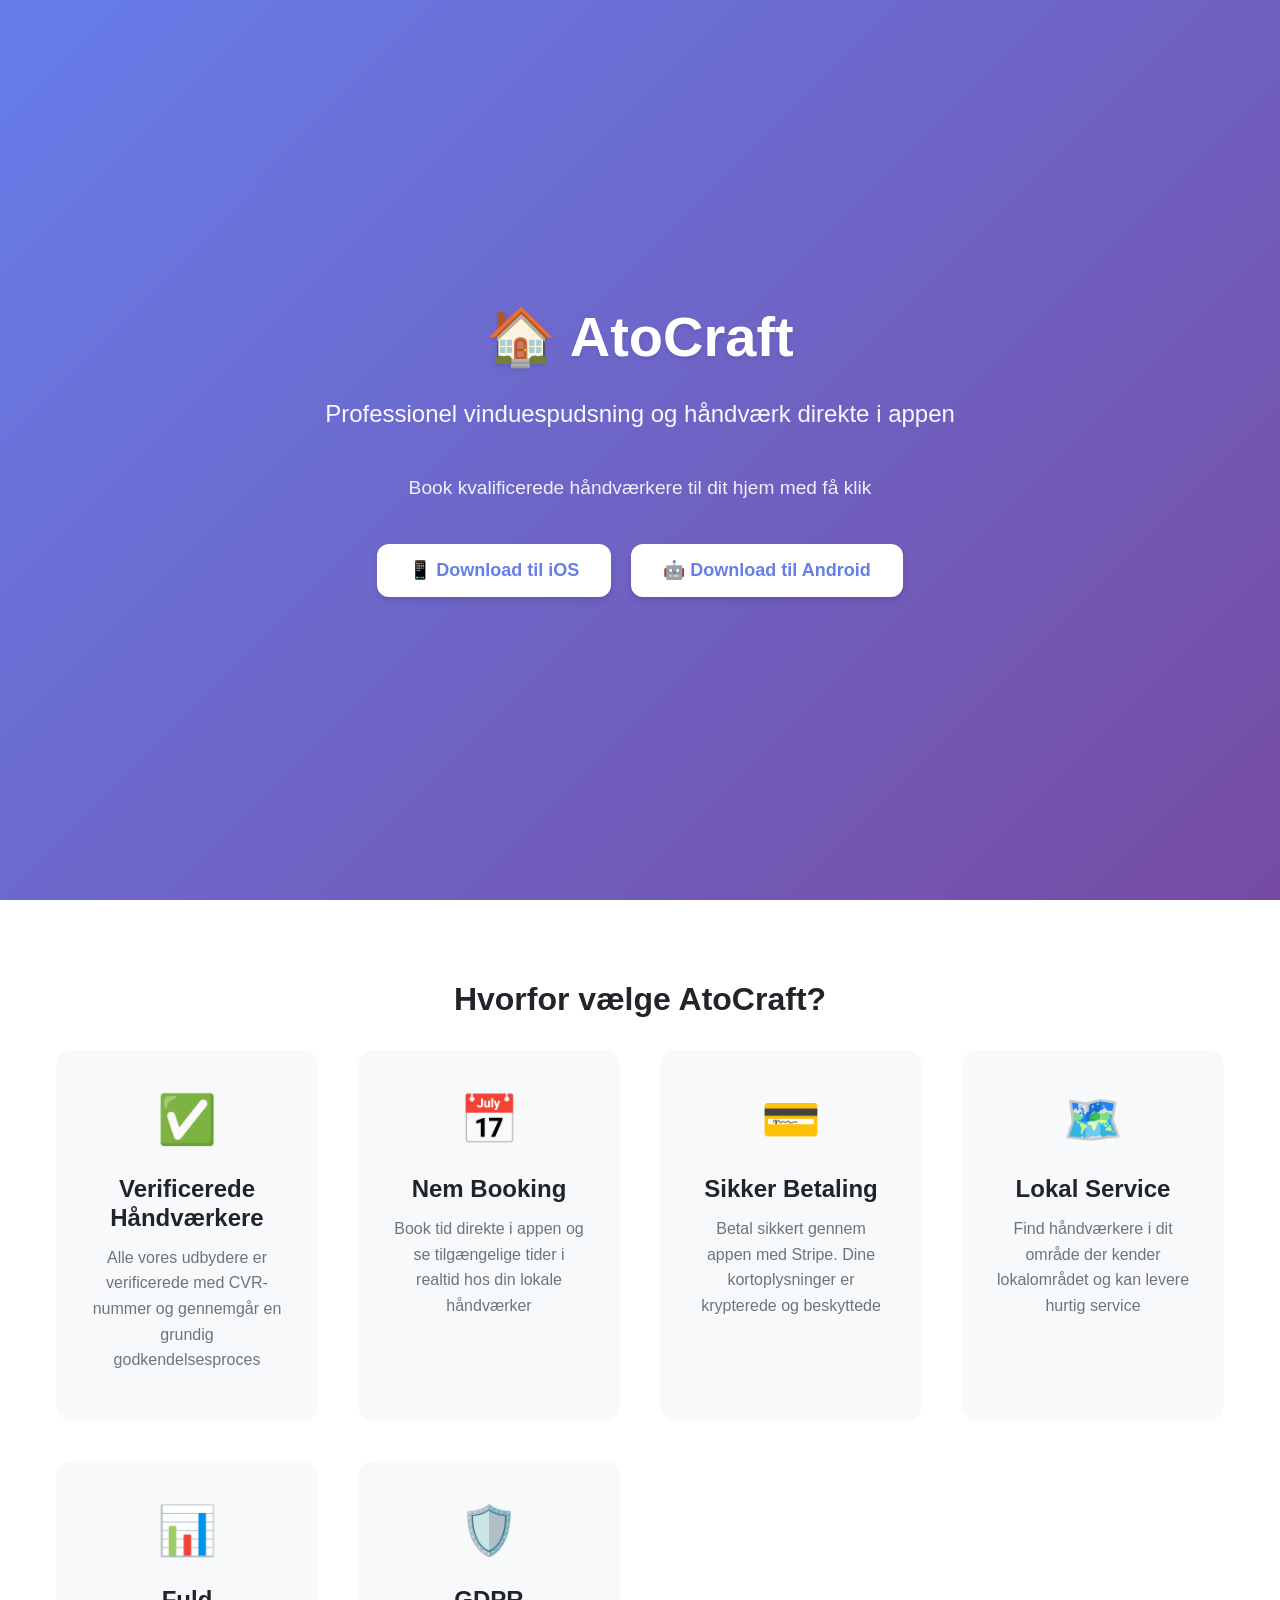
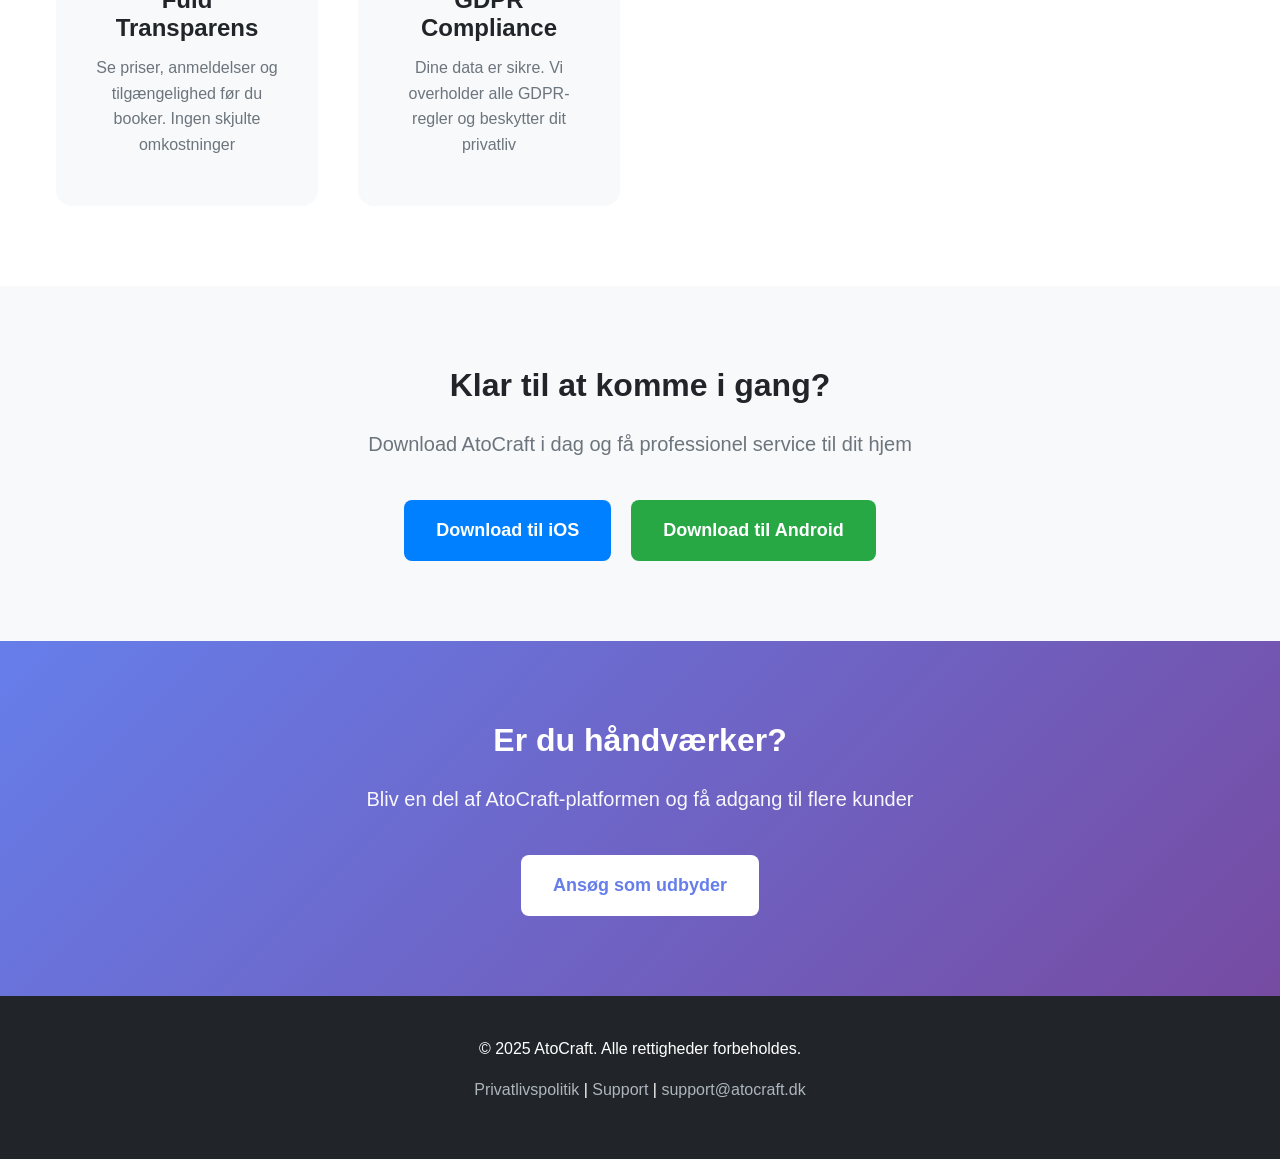
<file: index.html>
<!DOCTYPE html>
<html lang="da">
<head>
    <meta charset="UTF-8">
    <meta name="viewport" content="width=device-width, initial-scale=1.0">
    <meta name="description" content="AtoCraft - Professionel vinduespudsning og håndværk direkte i appen">
    <title>AtoCraft - Håndværk til hjemmet</title>
    <link rel="stylesheet" href="assets/styles.css">
    <style>
        .hero {
            min-height: 100vh;
            display: flex;
            align-items: center;
            justify-content: center;
            text-align: center;
            padding: 40px 20px;
            background: linear-gradient(135deg, #667eea 0%, #764ba2 100%);
            color: white;
        }

        .hero-content {
            max-width: 800px;
        }

        .hero h1 {
            font-size: 3.5rem;
            margin-bottom: 24px;
            text-shadow: 0 2px 4px rgba(0,0,0,0.1);
        }

        .hero p {
            font-size: 1.5rem;
            margin-bottom: 40px;
            opacity: 0.95;
        }

        .app-badges {
            display: flex;
            gap: 20px;
            justify-content: center;
            flex-wrap: wrap;
            margin-top: 40px;
        }

        .app-badge {
            display: inline-block;
            padding: 12px 32px;
            background: white;
            color: #667eea;
            border-radius: 12px;
            font-weight: 600;
            font-size: 18px;
            text-decoration: none;
            transition: transform 0.2s, box-shadow 0.2s;
            box-shadow: 0 4px 6px rgba(0,0,0,0.1);
        }

        .app-badge:hover {
            transform: translateY(-2px);
            box-shadow: 0 6px 12px rgba(0,0,0,0.15);
            text-decoration: none;
        }

        .features {
            padding: 80px 20px;
            background: white;
        }

        .features-grid {
            display: grid;
            grid-template-columns: repeat(auto-fit, minmax(250px, 1fr));
            gap: 40px;
            max-width: 1200px;
            margin: 0 auto;
        }

        .feature-card {
            text-align: center;
            padding: 32px;
            border-radius: 16px;
            background: #f8f9fa;
            transition: transform 0.2s;
        }

        .feature-card:hover {
            transform: translateY(-4px);
        }

        .feature-icon {
            font-size: 3rem;
            margin-bottom: 16px;
        }

        .feature-title {
            font-size: 1.5rem;
            font-weight: 600;
            margin-bottom: 12px;
            color: #212529;
        }

        .feature-description {
            color: #6c757d;
            line-height: 1.6;
        }

        .footer {
            background: #212529;
            color: white;
            padding: 40px 20px;
            text-align: center;
        }

        .footer a {
            color: #adb5bd;
        }

        .footer a:hover {
            color: white;
        }

        @media (max-width: 768px) {
            .hero h1 {
                font-size: 2.5rem;
            }

            .hero p {
                font-size: 1.25rem;
            }

            .app-badge {
                width: 100%;
                max-width: 300px;
            }
        }
    </style>
</head>
<body>
    <!-- Hero Section -->
    <section class="hero">
        <div class="hero-content">
            <h1>🏠 AtoCraft</h1>
            <p>Professionel vinduespudsning og håndværk direkte i appen</p>
            <p style="font-size: 1.2rem; opacity: 0.9;">
                Book kvalificerede håndværkere til dit hjem med få klik
            </p>

            <div class="app-badges">
                <a href="https://apps.apple.com/app/atocraft" class="app-badge">
                    📱 Download til iOS
                </a>
                <a href="https://play.google.com/store/apps/details?id=com.atcraft.app" class="app-badge">
                    🤖 Download til Android
                </a>
            </div>
        </div>
    </section>

    <!-- Features Section -->
    <section class="features">
        <div class="container">
            <h2 class="text-center mb-5">Hvorfor vælge AtoCraft?</h2>

            <div class="features-grid">
                <div class="feature-card">
                    <div class="feature-icon">✅</div>
                    <h3 class="feature-title">Verificerede Håndværkere</h3>
                    <p class="feature-description">
                        Alle vores udbydere er verificerede med CVR-nummer og gennemgår en grundig godkendelsesproces
                    </p>
                </div>

                <div class="feature-card">
                    <div class="feature-icon">📅</div>
                    <h3 class="feature-title">Nem Booking</h3>
                    <p class="feature-description">
                        Book tid direkte i appen og se tilgængelige tider i realtid hos din lokale håndværker
                    </p>
                </div>

                <div class="feature-card">
                    <div class="feature-icon">💳</div>
                    <h3 class="feature-title">Sikker Betaling</h3>
                    <p class="feature-description">
                        Betal sikkert gennem appen med Stripe. Dine kortoplysninger er krypterede og beskyttede
                    </p>
                </div>

                <div class="feature-card">
                    <div class="feature-icon">🗺️</div>
                    <h3 class="feature-title">Lokal Service</h3>
                    <p class="feature-description">
                        Find håndværkere i dit område der kender lokalområdet og kan levere hurtig service
                    </p>
                </div>

                <div class="feature-card">
                    <div class="feature-icon">📊</div>
                    <h3 class="feature-title">Fuld Transparens</h3>
                    <p class="feature-description">
                        Se priser, anmeldelser og tilgængelighed før du booker. Ingen skjulte omkostninger
                    </p>
                </div>

                <div class="feature-card">
                    <div class="feature-icon">🛡️</div>
                    <h3 class="feature-title">GDPR Compliance</h3>
                    <p class="feature-description">
                        Dine data er sikre. Vi overholder alle GDPR-regler og beskytter dit privatliv
                    </p>
                </div>
            </div>
        </div>
    </section>

    <!-- CTA Section -->
    <section style="background: #f8f9fa; padding: 80px 20px; text-align: center;">
        <div class="container">
            <h2 style="margin-bottom: 24px;">Klar til at komme i gang?</h2>
            <p style="font-size: 1.25rem; color: #6c757d; margin-bottom: 40px;">
                Download AtoCraft i dag og få professionel service til dit hjem
            </p>
            <div style="display: flex; gap: 20px; justify-content: center; flex-wrap: wrap;">
                <a href="https://apps.apple.com/app/atocraft" class="btn btn-primary btn-lg">
                    Download til iOS
                </a>
                <a href="https://play.google.com/store/apps/details?id=com.atcraft.app" class="btn btn-success btn-lg">
                    Download til Android
                </a>
            </div>
        </div>
    </section>

    <!-- Provider CTA -->
    <section style="background: linear-gradient(135deg, #667eea 0%, #764ba2 100%); padding: 80px 20px; text-align: center; color: white;">
        <div class="container">
            <h2 style="color: white; margin-bottom: 24px;">Er du håndværker?</h2>
            <p style="font-size: 1.25rem; margin-bottom: 40px; opacity: 0.95;">
                Bliv en del af AtoCraft-platformen og få adgang til flere kunder
            </p>
            <a href="/provider-registration.html" class="btn btn-lg" style="background: white; color: #667eea;">
                Ansøg som udbyder
            </a>
        </div>
    </section>

    <!-- Footer -->
    <footer class="footer">
        <div class="container">
            <p>&copy; 2025 AtoCraft. Alle rettigheder forbeholdes.</p>
            <p>
                <a href="https://r13lundorff.github.io/craho-legal/privacy.html">Privatlivspolitik</a> |
                <a href="https://r13lundorff.github.io/craho-legal/support.html">Support</a> |
                <a href="mailto:support@atocraft.dk">support@atocraft.dk</a>
            </p>
        </div>
    </footer>
</body>
</html>
</file>
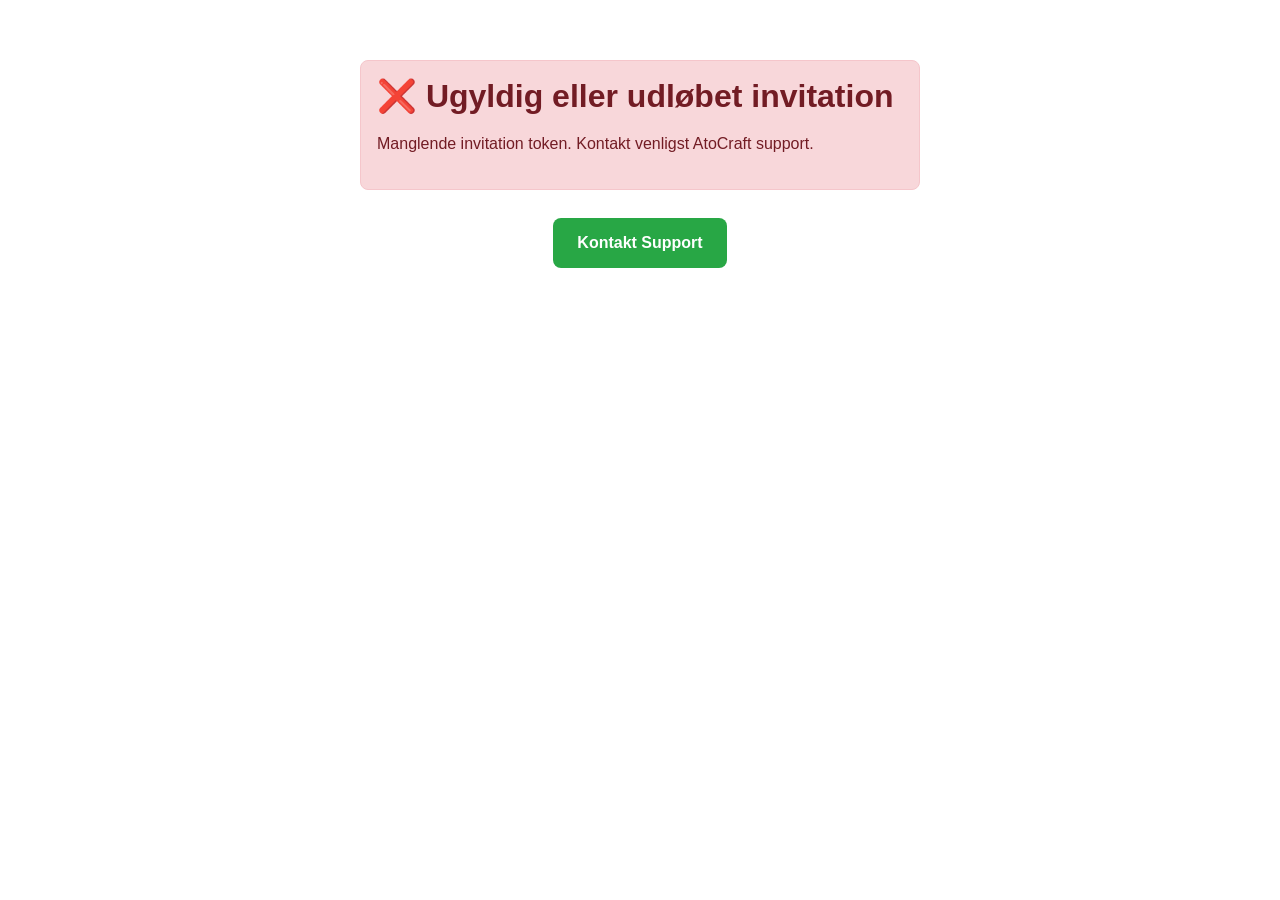
<file: provider-setup/index.html>
<!DOCTYPE html>
<html lang="da">
<head>
    <meta charset="UTF-8">
    <meta name="viewport" content="width=device-width, initial-scale=1.0">
    <meta name="description" content="Opret din AtoCraft udbyderkonto og begynd at modtage bookinger">
    <title>Opret Udbyderkonto - AtoCraft</title>
    <link rel="stylesheet" href="../assets/styles.css">
    <style>
        /* Additional page-specific styles */
        .setup-container {
            max-width: 600px;
            margin: 40px auto;
            padding: 20px;
        }

        .provider-info-card {
            background: #f8f9fa;
            border: 1px solid #e9ecef;
            border-radius: 12px;
            padding: 24px;
            margin-bottom: 32px;
        }

        .provider-info-row {
            display: flex;
            justify-content: space-between;
            margin-bottom: 12px;
            padding: 8px 0;
            border-bottom: 1px solid #dee2e6;
        }

        .provider-info-row:last-child {
            border-bottom: none;
        }

        .info-label {
            font-weight: 600;
            color: #495057;
        }

        .info-value {
            color: #212529;
        }

        .form-section {
            background: #ffffff;
            border: 1px solid #e9ecef;
            border-radius: 12px;
            padding: 24px;
            margin-bottom: 24px;
        }

        .form-group {
            margin-bottom: 20px;
        }

        .form-label {
            display: block;
            font-weight: 600;
            color: #212529;
            margin-bottom: 8px;
        }

        .form-label .required {
            color: #dc3545;
        }

        .form-input {
            width: 100%;
            padding: 12px 16px;
            border: 1px solid #ced4da;
            border-radius: 8px;
            font-size: 16px;
            transition: border-color 0.15s ease-in-out;
        }

        .form-input:focus {
            outline: none;
            border-color: #0080FF;
            box-shadow: 0 0 0 3px rgba(0, 128, 255, 0.1);
        }

        .password-strength {
            margin-top: 8px;
            height: 4px;
            background: #e9ecef;
            border-radius: 2px;
            overflow: hidden;
        }

        .password-strength-bar {
            height: 100%;
            transition: width 0.3s, background-color 0.3s;
        }

        .password-hint {
            font-size: 14px;
            color: #6c757d;
            margin-top: 4px;
        }

        .submit-button {
            width: 100%;
            padding: 16px;
            background: #0080FF;
            color: white;
            border: none;
            border-radius: 8px;
            font-size: 18px;
            font-weight: 600;
            cursor: pointer;
            transition: background-color 0.15s;
        }

        .submit-button:hover:not(:disabled) {
            background: #0056b3;
        }

        .submit-button:disabled {
            background: #6c757d;
            cursor: not-allowed;
        }

        .app-links {
            background: #e7f3ff;
            border: 1px solid #bee5eb;
            border-radius: 12px;
            padding: 24px;
            text-align: center;
            margin-top: 24px;
        }

        .app-link-button {
            display: inline-block;
            margin: 8px;
            padding: 12px 24px;
            background: #28a745;
            color: white;
            text-decoration: none;
            border-radius: 8px;
            font-weight: 600;
            transition: background-color 0.15s;
        }

        .app-link-button:hover {
            background: #218838;
        }

        .app-link-button.primary {
            background: #0080FF;
        }

        .app-link-button.primary:hover {
            background: #0056b3;
        }

        .app-link-button.browser {
            background: #6c757d;
        }

        .app-link-button.browser:hover {
            background: #5a6268;
        }

        .loading-spinner {
            border: 4px solid #f3f3f3;
            border-top: 4px solid #0080FF;
            border-radius: 50%;
            width: 40px;
            height: 40px;
            animation: spin 1s linear infinite;
            margin: 20px auto;
        }

        @keyframes spin {
            0% { transform: rotate(0deg); }
            100% { transform: rotate(360deg); }
        }

        .error-message {
            background: #f8d7da;
            color: #721c24;
            padding: 16px;
            border-radius: 8px;
            margin-bottom: 20px;
            border: 1px solid #f5c6cb;
        }

        .success-message {
            background: #d4edda;
            color: #155724;
            padding: 16px;
            border-radius: 8px;
            margin-bottom: 20px;
            border: 1px solid #c3e6cb;
        }

        .next-steps {
            background: #f8f9fa;
            border: 1px solid #e9ecef;
            border-radius: 12px;
            padding: 24px;
            margin-top: 24px;
        }

        .next-steps h3 {
            margin-top: 0;
            margin-bottom: 16px;
        }

        .next-steps ul {
            margin: 0;
            padding-left: 20px;
        }

        .next-steps li {
            margin-bottom: 8px;
        }

        .hidden {
            display: none;
        }

        /* Mobile responsive */
        @media (max-width: 640px) {
            .setup-container {
                padding: 16px;
                margin: 20px auto;
            }

            .provider-info-row {
                flex-direction: column;
            }

            .info-label {
                margin-bottom: 4px;
            }
        }
    </style>
</head>
<body>
    <div class="setup-container">
        <!-- Loading State -->
        <div id="loadingState">
            <div class="text-center">
                <div class="loading-spinner"></div>
                <p>Validerer invitation...</p>
            </div>
        </div>

        <!-- Error State -->
        <div id="errorState" class="hidden">
            <div class="error-message">
                <h2>❌ Ugyldig eller udløbet invitation</h2>
                <p id="errorMessage">Invitation linket er ikke gyldigt eller er udløbet. Kontakt venligst AtoCraft support.</p>
            </div>
            <div class="text-center">
                <a href="mailto:support@atocraft.dk" class="app-link-button">Kontakt Support</a>
            </div>
        </div>

        <!-- Success State -->
        <div id="successState" class="hidden">
            <div class="success-message">
                <h2>✅ Konto oprettet!</h2>
                <p id="successMessage">Velkommen til AtoCraft! Din konto er nu oprettet.</p>
            </div>

            <div class="app-links">
                <h3>Log ind i AtoCraft appen</h3>
                <p>Download appen og log ind med din email og adgangskode</p>
                <a href="#" class="app-link-button primary" id="openAppButton">📱 Åbn i AtoCraft App</a>
                <a href="#" class="app-link-button browser" id="openBrowserButton">🌐 Åbn i Browser</a>
                <div style="margin-top: 20px;">
                    <a href="https://apps.apple.com/app/atocraft" class="app-link-button">App Store</a>
                    <a href="https://play.google.com/store/apps/details?id=com.atcraft.app" class="app-link-button">Google Play</a>
                </div>
            </div>

            <div class="next-steps">
                <h3>Næste skridt</h3>
                <ul>
                    <li>📱 Download AtoCraft appen fra App Store eller Google Play</li>
                    <li>🔐 Log ind med din email og adgangskode</li>
                    <li>📅 Administrer din kalender og tilgængelighed</li>
                    <li>📋 Se og håndter dine bookinger</li>
                    <li>💰 Følg dine indtægter og statistikker</li>
                </ul>
            </div>
        </div>

        <!-- Main Setup Form -->
        <div id="setupForm" class="hidden">
            <!-- Header -->
            <div class="text-center" style="margin-bottom: 32px;">
                <h1>Velkommen til AtoCraft!</h1>
                <p style="font-size: 18px; color: #6c757d;">Opret din udbyderkonto</p>
            </div>

            <!-- Provider Info -->
            <div class="provider-info-card">
                <h3 style="margin-top: 0;">Virksomhedsoplysninger</h3>
                <div class="provider-info-row">
                    <span class="info-label">Navn:</span>
                    <span class="info-value" id="providerName">-</span>
                </div>
                <div class="provider-info-row">
                    <span class="info-label">Email:</span>
                    <span class="info-value" id="providerEmail">-</span>
                </div>
                <div class="provider-info-row">
                    <span class="info-label">Virksomhed:</span>
                    <span class="info-value" id="providerBusiness">-</span>
                </div>
                <div class="provider-info-row">
                    <span class="info-label">CVR:</span>
                    <span class="info-value" id="providerCVR">-</span>
                </div>
            </div>

            <!-- Account Setup Form -->
            <form id="accountForm" class="form-section">
                <h3 style="margin-top: 0;">Opret din konto</h3>

                <div class="form-group">
                    <label class="form-label" for="phone">Telefonnummer (valgfrit)</label>
                    <input
                        type="tel"
                        id="phone"
                        class="form-input"
                        placeholder="+45 12 34 56 78"
                        autocomplete="tel"
                    >
                </div>

                <div class="form-group">
                    <label class="form-label" for="password">
                        Adgangskode <span class="required">*</span>
                    </label>
                    <input
                        type="password"
                        id="password"
                        class="form-input"
                        placeholder="Mindst 6 tegn"
                        required
                        autocomplete="new-password"
                    >
                    <div class="password-strength">
                        <div class="password-strength-bar" id="strengthBar"></div>
                    </div>
                    <p class="password-hint" id="strengthText">Adgangskoden skal være mindst 6 tegn</p>
                </div>

                <div class="form-group">
                    <label class="form-label" for="confirmPassword">
                        Bekræft adgangskode <span class="required">*</span>
                    </label>
                    <input
                        type="password"
                        id="confirmPassword"
                        class="form-input"
                        placeholder="Gentag adgangskode"
                        required
                        autocomplete="new-password"
                    >
                </div>

                <button type="submit" class="submit-button" id="submitButton">
                    Opret konto
                </button>
            </form>

            <!-- App Download Links -->
            <div class="app-links">
                <p style="margin-bottom: 16px;">Har du appen installeret?</p>
                <a href="#" class="app-link-button primary" id="openSetupInApp">📱 Åbn i AtoCraft App</a>
                <p style="margin-top: 16px; font-size: 14px; color: #6c757d;">
                    Har du ikke appen? Download den fra App Store eller Google Play
                </p>
            </div>

            <div class="next-steps">
                <h3>Efter oprettelse kan du:</h3>
                <ul>
                    <li>📅 Administrere din kalender og tilgængelighed</li>
                    <li>📋 Se og håndtere bookinger i realtid</li>
                    <li>🗺️ Opdatere dine serviceområder</li>
                    <li>💰 Følge dine indtægter og statistikker</li>
                </ul>
            </div>
        </div>
    </div>

    <script>
        // Configuration — same backend for now
        const BACKEND_URL = 'https://craho-production.up.railway.app';

        // Get token from URL
        const urlParams = new URLSearchParams(window.location.search);
        const token = urlParams.get('token');

        // State
        let providerData = null;

        // DOM Elements
        const loadingState = document.getElementById('loadingState');
        const errorState = document.getElementById('errorState');
        const successState = document.getElementById('successState');
        const setupForm = document.getElementById('setupForm');
        const accountForm = document.getElementById('accountForm');
        const passwordInput = document.getElementById('password');
        const confirmPasswordInput = document.getElementById('confirmPassword');
        const strengthBar = document.getElementById('strengthBar');
        const strengthText = document.getElementById('strengthText');
        const submitButton = document.getElementById('submitButton');

        // Initialize
        document.addEventListener('DOMContentLoaded', () => {
            if (!token) {
                showError('Manglende invitation token. Kontakt venligst AtoCraft support.');
                return;
            }
            validateToken();
        });

        // Validate invitation token
        async function validateToken() {
            try {
                const response = await fetch(`${BACKEND_URL}/provider-setup/validate/${token}`);

                if (!response.ok) {
                    const error = await response.json();
                    showError(error.error || 'Ugyldig eller udløbet invitation');
                    return;
                }

                const data = await response.json();
                providerData = data.provider;

                // Populate provider info
                document.getElementById('providerName').textContent = providerData.name;
                document.getElementById('providerEmail').textContent = providerData.email;
                document.getElementById('providerBusiness').textContent = providerData.business_name;
                document.getElementById('providerCVR').textContent = providerData.cvr_number;

                // Show form
                loadingState.classList.add('hidden');
                setupForm.classList.remove('hidden');

            } catch (error) {
                console.error('Validation error:', error);
                showError('Kunne ikke validere invitation. Tjek din internetforbindelse og prøv igen.');
            }
        }

        // Password strength checker
        passwordInput.addEventListener('input', (e) => {
            const password = e.target.value;
            const strength = calculatePasswordStrength(password);

            // Update strength bar
            strengthBar.style.width = `${strength.percentage}%`;
            strengthBar.style.backgroundColor = strength.color;
            strengthText.textContent = strength.text;
        });

        function calculatePasswordStrength(password) {
            let strength = 0;

            if (password.length >= 6) strength += 25;
            if (password.length >= 10) strength += 25;
            if (/[a-z]/.test(password) && /[A-Z]/.test(password)) strength += 25;
            if (/\d/.test(password)) strength += 15;
            if (/[^a-zA-Z0-9]/.test(password)) strength += 10;

            let color, text;
            if (strength < 25) {
                color = '#dc3545';
                text = 'For svag';
            } else if (strength < 50) {
                color = '#ffc107';
                text = 'Svag';
            } else if (strength < 75) {
                color = '#17a2b8';
                text = 'God';
            } else {
                color = '#28a745';
                text = 'Stærk';
            }

            return { percentage: strength, color, text };
        }

        // Form submission
        accountForm.addEventListener('submit', async (e) => {
            e.preventDefault();

            const password = passwordInput.value;
            const confirmPassword = confirmPasswordInput.value;
            const phone = document.getElementById('phone').value;

            // Validation
            if (!password || !confirmPassword) {
                alert('Udfyld venligst alle påkrævede felter');
                return;
            }

            if (password !== confirmPassword) {
                alert('Adgangskoderne matcher ikke');
                return;
            }

            if (password.length < 6) {
                alert('Adgangskoden skal være mindst 6 tegn');
                return;
            }

            // Disable submit button
            submitButton.disabled = true;
            submitButton.textContent = 'Opretter konto...';

            try {
                const response = await fetch(`${BACKEND_URL}/provider-setup/complete`, {
                    method: 'POST',
                    headers: {
                        'Content-Type': 'application/json',
                    },
                    body: JSON.stringify({
                        token,
                        password,
                        phone: phone.trim() || null,
                    }),
                });

                const data = await response.json();

                if (!response.ok) {
                    // Handle specific error: User already exists
                    if (data.code === 'USER_EXISTS') {
                        const doLogin = confirm(
                            `Der findes allerede en konto med email ${providerData.email}.\n\n` +
                            `Klik OK for at åbne login-siden hvor du kan linke din udbyder-profil.\n\n` +
                            `Eller klik Annuller for at nulstille din adgangskode.`
                        );

                        if (doLogin) {
                            tryOpenAppWithFallback(
                                `atcraft://auth/login?email=${encodeURIComponent(providerData.email)}&linkProvider=true`,
                                `https://atocraft.dk/auth/login.html?email=${encodeURIComponent(providerData.email)}&linkProvider=true`
                            );
                        } else {
                            window.location.href = `/auth/forgot-password?email=${encodeURIComponent(providerData.email)}`;
                        }
                        return;
                    }

                    throw new Error(data.error || 'Kunne ikke oprette konto');
                }

                showSuccess(data.user.name);

            } catch (error) {
                console.error('Setup error:', error);
                alert(error.message || 'Kunne ikke oprette konto. Prøv igen senere.');
                submitButton.disabled = false;
                submitButton.textContent = 'Opret konto';
            }
        });

        // Function to try opening app with browser fallback
        function tryOpenAppWithFallback(appUrl, browserUrl) {
            window.location.href = appUrl;

            setTimeout(() => {
                if (!document.hidden) {
                    console.log('App ikke åbnet, bruger browser fallback');
                    window.location.href = browserUrl;
                }
            }, 2000);
        }

        // Show error state
        function showError(message) {
            loadingState.classList.add('hidden');
            setupForm.classList.add('hidden');
            errorState.classList.remove('hidden');
            document.getElementById('errorMessage').textContent = message;
        }

        // Show success state
        function showSuccess(userName) {
            setupForm.classList.add('hidden');
            successState.classList.remove('hidden');
            document.getElementById('successMessage').textContent =
                `Velkommen til AtoCraft, ${userName}! Du kan nu logge ind og administrere dine bookinger.`;
        }

        // Device detection
        function isMobileDevice() {
            return /Android|webOS|iPhone|iPad|iPod|BlackBerry|IEMobile|Opera Mini/i.test(navigator.userAgent);
        }

        // Handle "Åbn i AtoCraft App" button in setup form
        document.getElementById('openSetupInApp')?.addEventListener('click', (e) => {
            e.preventDefault();
            const deepLink = `atcraft://provider-setup?token=${encodeURIComponent(token)}`;
            tryOpenAppWithFallback(deepLink, window.location.href);
        });

        // Handle "Åbn i AtoCraft App" button in success state
        document.getElementById('openAppButton')?.addEventListener('click', (e) => {
            e.preventDefault();
            tryOpenAppWithFallback(
                'atcraft://auth/login',
                'https://atocraft.dk/auth/login.html'
            );
        });

        // Handle "Åbn i Browser" button
        document.getElementById('openBrowserButton')?.addEventListener('click', (e) => {
            e.preventDefault();
            window.location.href = 'https://atocraft.dk/auth/login.html';
        });
    </script>
</body>
</html>
</file>
<file: assets/styles.css>
/* AtoCraft Web - Shared Styles */

/* Reset and Base Styles */
* {
    margin: 0;
    padding: 0;
    box-sizing: border-box;
}

:root {
    /* Colors */
    --primary: #0080FF;
    --primary-dark: #0056b3;
    --success: #28a745;
    --success-dark: #218838;
    --danger: #dc3545;
    --warning: #ffc107;
    --info: #17a2b8;

    /* Grays */
    --gray-100: #f8f9fa;
    --gray-200: #e9ecef;
    --gray-300: #dee2e6;
    --gray-400: #ced4da;
    --gray-500: #adb5bd;
    --gray-600: #6c757d;
    --gray-700: #495057;
    --gray-800: #343a40;
    --gray-900: #212529;

    /* Spacing */
    --spacing-xs: 4px;
    --spacing-sm: 8px;
    --spacing-md: 16px;
    --spacing-lg: 24px;
    --spacing-xl: 32px;
    --spacing-2xl: 48px;

    /* Border Radius */
    --radius-sm: 4px;
    --radius-md: 8px;
    --radius-lg: 12px;
    --radius-full: 9999px;

    /* Shadows */
    --shadow-sm: 0 1px 2px 0 rgba(0, 0, 0, 0.05);
    --shadow-md: 0 4px 6px -1px rgba(0, 0, 0, 0.1);
    --shadow-lg: 0 10px 15px -3px rgba(0, 0, 0, 0.1);

    /* Transitions */
    --transition: all 0.15s ease-in-out;
}

body {
    font-family: -apple-system, BlinkMacSystemFont, 'Segoe UI', Roboto, 'Helvetica Neue', Arial, sans-serif;
    line-height: 1.6;
    color: var(--gray-900);
    background-color: #ffffff;
    -webkit-font-smoothing: antialiased;
    -moz-osx-font-smoothing: grayscale;
}

/* Typography */
h1, h2, h3, h4, h5, h6 {
    font-weight: 700;
    line-height: 1.2;
    margin-bottom: var(--spacing-md);
}

h1 { font-size: 2.5rem; }
h2 { font-size: 2rem; }
h3 { font-size: 1.75rem; }
h4 { font-size: 1.5rem; }
h5 { font-size: 1.25rem; }
h6 { font-size: 1rem; }

p {
    margin-bottom: var(--spacing-md);
}

a {
    color: var(--primary);
    text-decoration: none;
    transition: var(--transition);
}

a:hover {
    color: var(--primary-dark);
    text-decoration: underline;
}

/* Utility Classes */
.text-center {
    text-align: center;
}

.text-left {
    text-align: left;
}

.text-right {
    text-align: right;
}

.mb-0 { margin-bottom: 0; }
.mb-1 { margin-bottom: var(--spacing-xs); }
.mb-2 { margin-bottom: var(--spacing-sm); }
.mb-3 { margin-bottom: var(--spacing-md); }
.mb-4 { margin-bottom: var(--spacing-lg); }
.mb-5 { margin-bottom: var(--spacing-xl); }

.mt-0 { margin-top: 0; }
.mt-1 { margin-top: var(--spacing-xs); }
.mt-2 { margin-top: var(--spacing-sm); }
.mt-3 { margin-top: var(--spacing-md); }
.mt-4 { margin-top: var(--spacing-lg); }
.mt-5 { margin-top: var(--spacing-xl); }

/* Container */
.container {
    width: 100%;
    max-width: 1200px;
    margin: 0 auto;
    padding: 0 var(--spacing-md);
}

.container-sm {
    max-width: 800px;
}

.container-xs {
    max-width: 600px;
}

/* Buttons */
.btn {
    display: inline-block;
    padding: 12px 24px;
    font-size: 16px;
    font-weight: 600;
    text-align: center;
    text-decoration: none;
    border: none;
    border-radius: var(--radius-md);
    cursor: pointer;
    transition: var(--transition);
}

.btn-primary {
    background-color: var(--primary);
    color: white;
}

.btn-primary:hover {
    background-color: var(--primary-dark);
    text-decoration: none;
}

.btn-success {
    background-color: var(--success);
    color: white;
}

.btn-success:hover {
    background-color: var(--success-dark);
    text-decoration: none;
}

.btn-outline {
    background-color: transparent;
    color: var(--primary);
    border: 2px solid var(--primary);
}

.btn-outline:hover {
    background-color: var(--primary);
    color: white;
}

.btn-lg {
    padding: 16px 32px;
    font-size: 18px;
}

.btn-sm {
    padding: 8px 16px;
    font-size: 14px;
}

.btn:disabled {
    opacity: 0.6;
    cursor: not-allowed;
}

/* Cards */
.card {
    background: white;
    border: 1px solid var(--gray-200);
    border-radius: var(--radius-lg);
    padding: var(--spacing-lg);
    box-shadow: var(--shadow-sm);
}

.card-header {
    border-bottom: 1px solid var(--gray-200);
    padding-bottom: var(--spacing-md);
    margin-bottom: var(--spacing-md);
}

.card-footer {
    border-top: 1px solid var(--gray-200);
    padding-top: var(--spacing-md);
    margin-top: var(--spacing-md);
}

/* Alerts */
.alert {
    padding: var(--spacing-md);
    border-radius: var(--radius-md);
    border: 1px solid transparent;
    margin-bottom: var(--spacing-md);
}

.alert-success {
    background-color: #d4edda;
    border-color: #c3e6cb;
    color: #155724;
}

.alert-danger {
    background-color: #f8d7da;
    border-color: #f5c6cb;
    color: #721c24;
}

.alert-warning {
    background-color: #fff3cd;
    border-color: #ffeaa7;
    color: #856404;
}

.alert-info {
    background-color: #d1ecf1;
    border-color: #bee5eb;
    color: #0c5460;
}

/* Forms */
.form-control {
    display: block;
    width: 100%;
    padding: 12px 16px;
    font-size: 16px;
    line-height: 1.5;
    color: var(--gray-900);
    background-color: white;
    border: 1px solid var(--gray-400);
    border-radius: var(--radius-md);
    transition: var(--transition);
}

.form-control:focus {
    outline: none;
    border-color: var(--primary);
    box-shadow: 0 0 0 3px rgba(0, 128, 255, 0.1);
}

.form-label {
    display: block;
    margin-bottom: var(--spacing-sm);
    font-weight: 600;
    color: var(--gray-900);
}

.form-group {
    margin-bottom: var(--spacing-lg);
}

/* Loading Spinner */
.spinner {
    border: 4px solid var(--gray-200);
    border-top: 4px solid var(--primary);
    border-radius: 50%;
    width: 40px;
    height: 40px;
    animation: spin 1s linear infinite;
    margin: 0 auto;
}

@keyframes spin {
    0% { transform: rotate(0deg); }
    100% { transform: rotate(360deg); }
}

/* Responsive */
@media (max-width: 768px) {
    h1 { font-size: 2rem; }
    h2 { font-size: 1.75rem; }
    h3 { font-size: 1.5rem; }

    .container {
        padding: 0 var(--spacing-sm);
    }
}

@media (max-width: 480px) {
    h1 { font-size: 1.75rem; }
    h2 { font-size: 1.5rem; }
    h3 { font-size: 1.25rem; }

    .btn-lg {
        padding: 12px 24px;
        font-size: 16px;
    }
}

/* Print Styles */
@media print {
    .no-print {
        display: none !important;
    }
}
</file>
